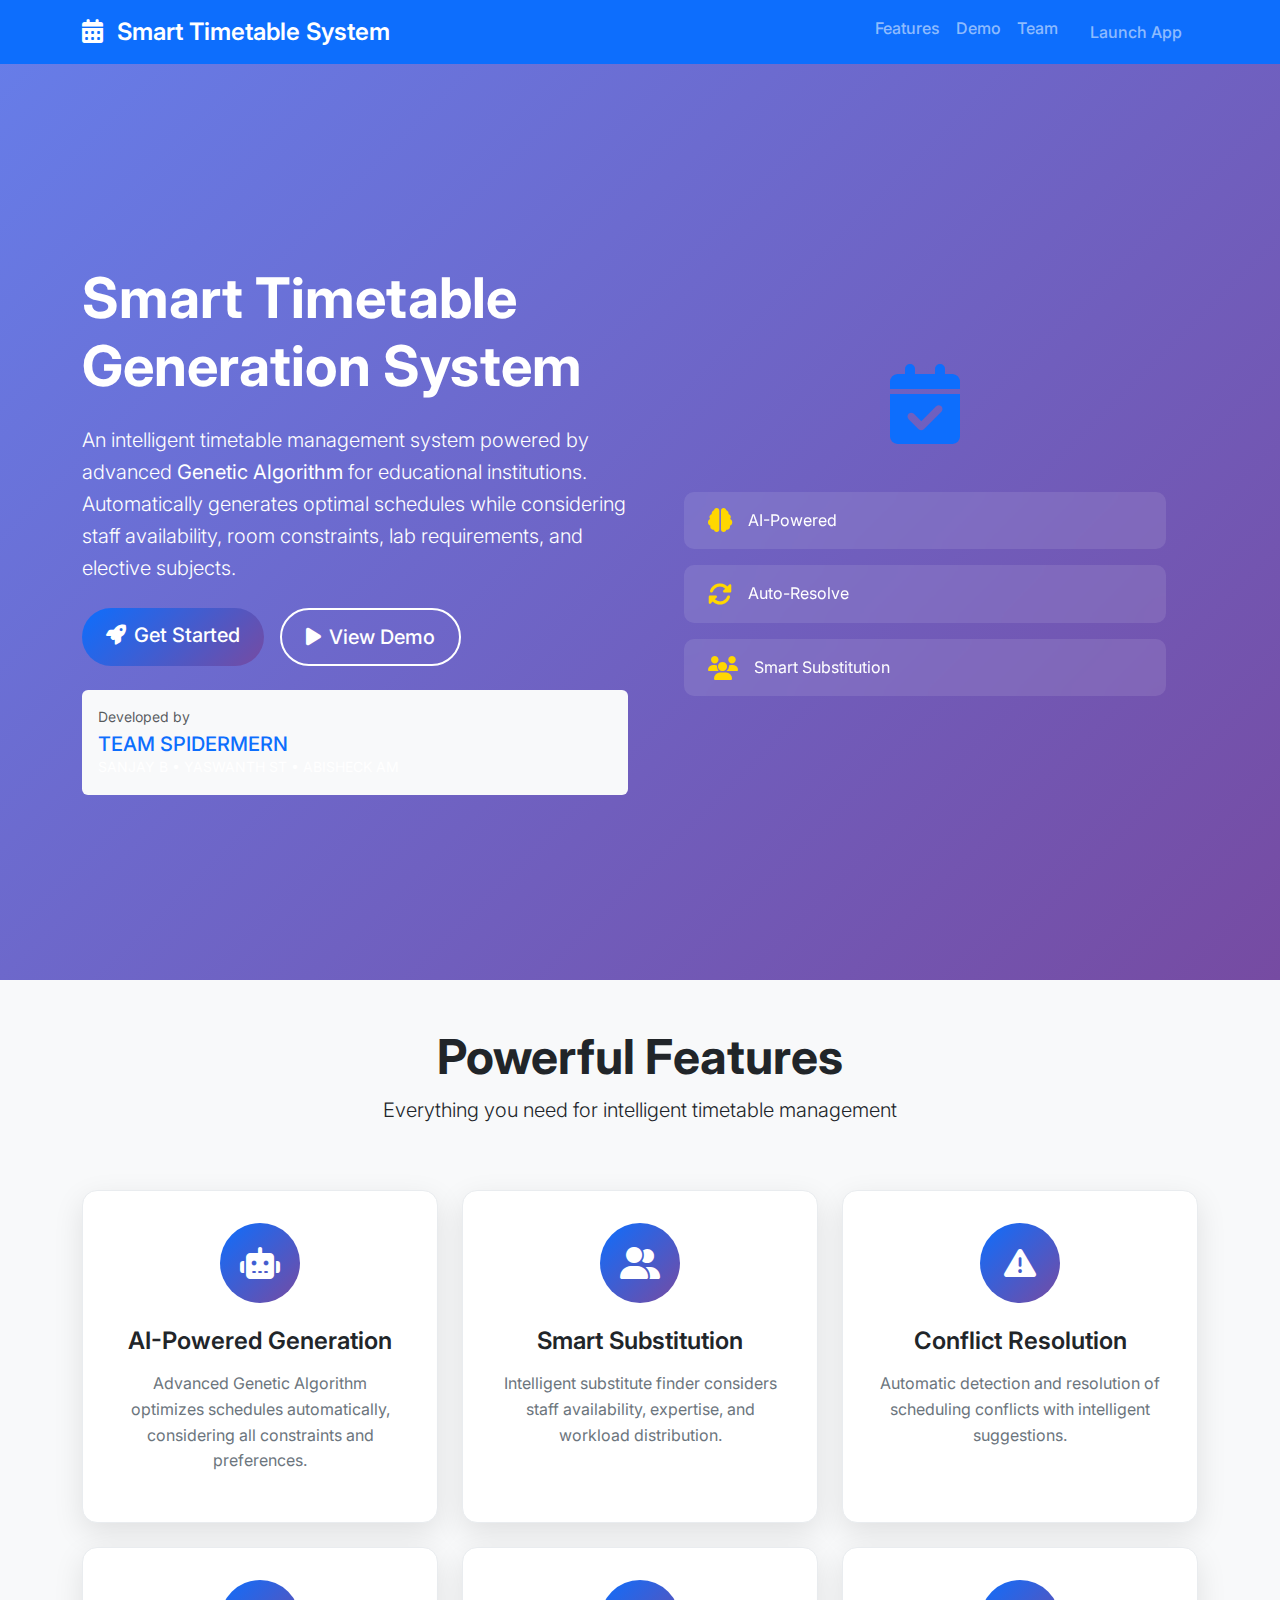
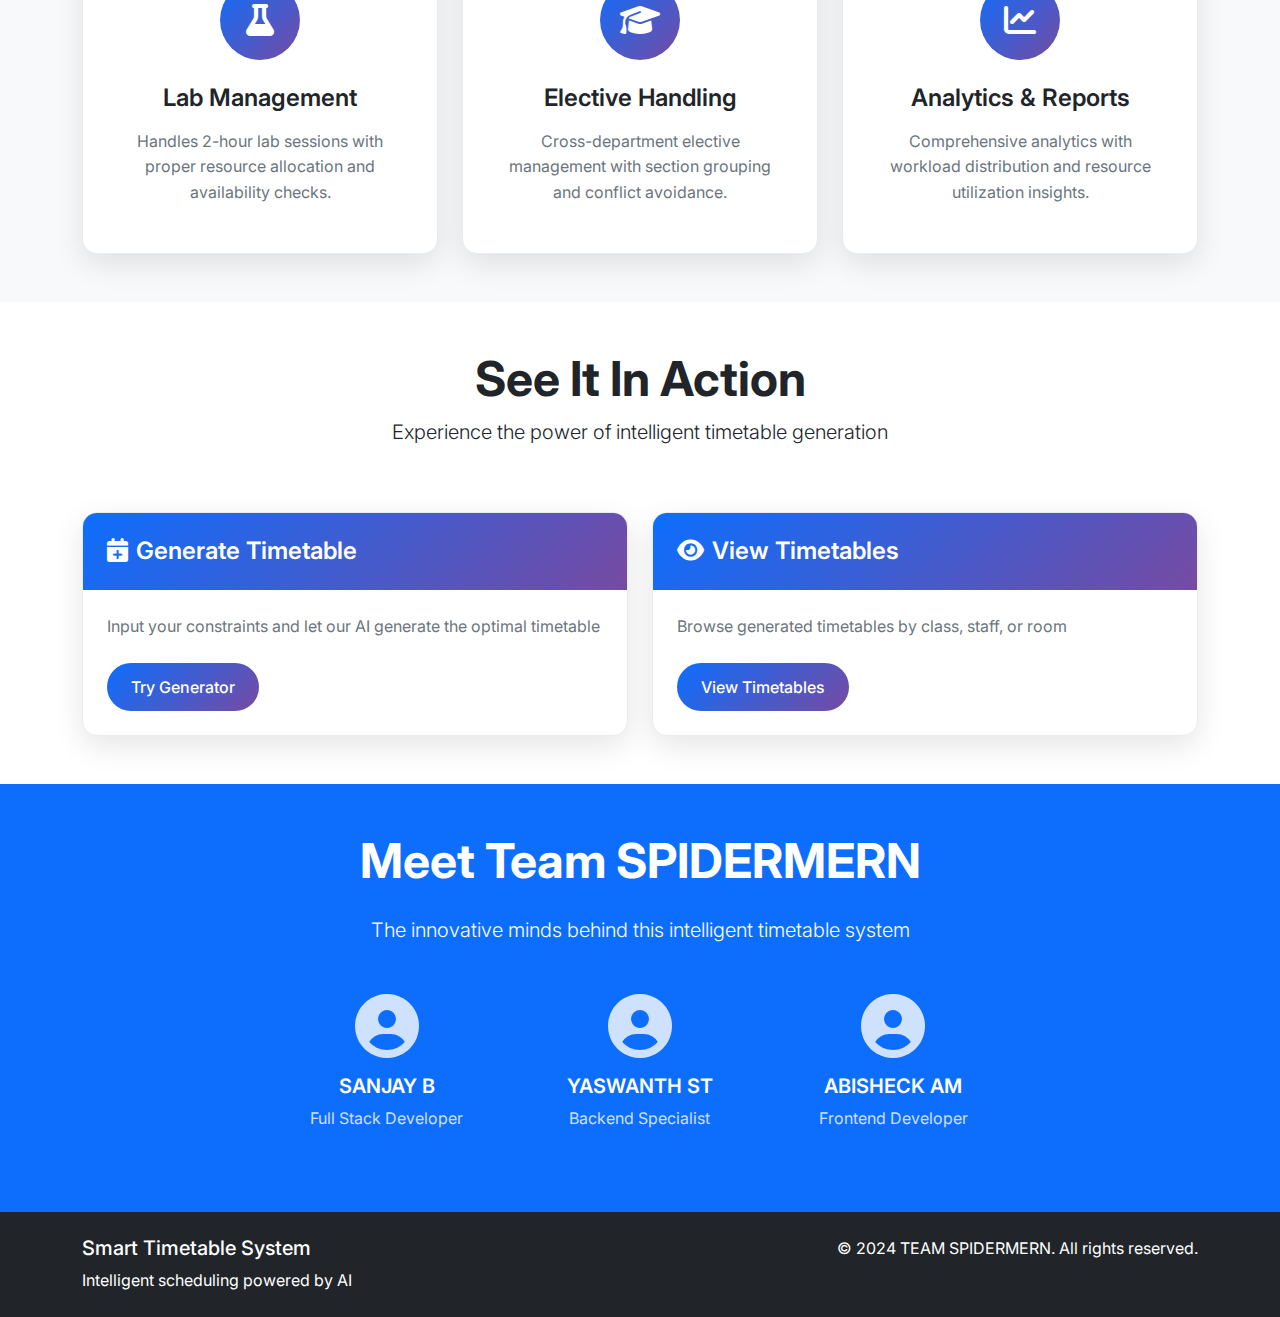
<file: Yaswanth-st-cursor-develop-smart-timetable-generation-system-fcf2/Yaswanth-st-cursor-develop-smart-timetable-generation-system-fcf2/timetable_system/netlify-frontend/index.html>
<!DOCTYPE html>
<html lang="en">
<head>
    <meta charset="UTF-8">
    <meta name="viewport" content="width=device-width, initial-scale=1.0">
    <title>Smart Timetable Generation System | TEAM SPIDERMERN</title>
    
    <!-- Bootstrap 5 CSS -->
    <link href="https://cdn.jsdelivr.net/npm/bootstrap@5.3.0/dist/css/bootstrap.min.css" rel="stylesheet">
    <!-- Font Awesome -->
    <link rel="stylesheet" href="https://cdnjs.cloudflare.com/ajax/libs/font-awesome/6.4.0/css/all.min.css">
    <!-- Google Fonts -->
    <link href="https://fonts.googleapis.com/css2?family=Inter:wght@300;400;500;600;700&display=swap" rel="stylesheet">
    
    <link rel="stylesheet" href="css/style.css">
</head>
<body>
    <!-- Navigation -->
    <nav class="navbar navbar-expand-lg navbar-dark bg-primary fixed-top">
        <div class="container">
            <a class="navbar-brand" href="#">
                <i class="fas fa-calendar-alt me-2"></i>
                Smart Timetable System
            </a>
            <button class="navbar-toggler" type="button" data-bs-toggle="collapse" data-bs-target="#navbarNav">
                <span class="navbar-toggler-icon"></span>
            </button>
            <div class="collapse navbar-collapse" id="navbarNav">
                <ul class="navbar-nav ms-auto">
                    <li class="nav-item">
                        <a class="nav-link" href="#features">Features</a>
                    </li>
                    <li class="nav-item">
                        <a class="nav-link" href="#demo">Demo</a>
                    </li>
                    <li class="nav-item">
                        <a class="nav-link" href="#team">Team</a>
                    </li>
                    <li class="nav-item">
                        <a class="nav-link btn btn-outline-light ms-2 px-3" href="pages/dashboard.html">Launch App</a>
                    </li>
                </ul>
            </div>
        </div>
    </nav>

    <!-- Hero Section -->
    <section class="hero-section">
        <div class="container">
            <div class="row align-items-center min-vh-100">
                <div class="col-lg-6">
                    <div class="hero-content">
                        <h1 class="display-4 fw-bold mb-4">
                            Smart Timetable Generation System
                        </h1>
                        <p class="lead mb-4">
                            An intelligent timetable management system powered by advanced 
                            <strong>Genetic Algorithm</strong> for educational institutions. 
                            Automatically generates optimal schedules while considering staff availability, 
                            room constraints, lab requirements, and elective subjects.
                        </p>
                        <div class="d-flex gap-3">
                            <a href="pages/dashboard.html" class="btn btn-primary btn-lg">
                                <i class="fas fa-rocket me-2"></i>Get Started
                            </a>
                            <a href="#demo" class="btn btn-outline-primary btn-lg">
                                <i class="fas fa-play me-2"></i>View Demo
                            </a>
                        </div>
                        
                        <!-- Team Credit -->
                        <div class="mt-4 p-3 bg-light rounded">
                            <p class="mb-1 text-muted small">Developed by</p>
                            <h5 class="mb-0 text-primary">TEAM SPIDERMERN</h5>
                            <p class="mb-0 small">SANJAY B • YASWANTH ST • ABISHECK AM</p>
                        </div>
                    </div>
                </div>
                <div class="col-lg-6">
                    <div class="hero-image text-center">
                        <div class="timetable-preview">
                            <i class="fas fa-calendar-check display-1 text-primary mb-3"></i>
                            <div class="feature-cards">
                                <div class="feature-card">
                                    <i class="fas fa-brain"></i>
                                    <span>AI-Powered</span>
                                </div>
                                <div class="feature-card">
                                    <i class="fas fa-sync-alt"></i>
                                    <span>Auto-Resolve</span>
                                </div>
                                <div class="feature-card">
                                    <i class="fas fa-users"></i>
                                    <span>Smart Substitution</span>
                                </div>
                            </div>
                        </div>
                    </div>
                </div>
            </div>
        </div>
    </section>

    <!-- Features Section -->
    <section id="features" class="py-5 bg-light">
        <div class="container">
            <div class="row">
                <div class="col-lg-8 mx-auto text-center mb-5">
                    <h2 class="display-5 fw-bold">Powerful Features</h2>
                    <p class="lead">Everything you need for intelligent timetable management</p>
                </div>
            </div>
            
            <div class="row g-4">
                <div class="col-md-6 col-lg-4">
                    <div class="feature-box h-100">
                        <div class="feature-icon">
                            <i class="fas fa-robot"></i>
                        </div>
                        <h4>AI-Powered Generation</h4>
                        <p>Advanced Genetic Algorithm optimizes schedules automatically, considering all constraints and preferences.</p>
                    </div>
                </div>
                
                <div class="col-md-6 col-lg-4">
                    <div class="feature-box h-100">
                        <div class="feature-icon">
                            <i class="fas fa-user-friends"></i>
                        </div>
                        <h4>Smart Substitution</h4>
                        <p>Intelligent substitute finder considers staff availability, expertise, and workload distribution.</p>
                    </div>
                </div>
                
                <div class="col-md-6 col-lg-4">
                    <div class="feature-box h-100">
                        <div class="feature-icon">
                            <i class="fas fa-exclamation-triangle"></i>
                        </div>
                        <h4>Conflict Resolution</h4>
                        <p>Automatic detection and resolution of scheduling conflicts with intelligent suggestions.</p>
                    </div>
                </div>
                
                <div class="col-md-6 col-lg-4">
                    <div class="feature-box h-100">
                        <div class="feature-icon">
                            <i class="fas fa-flask"></i>
                        </div>
                        <h4>Lab Management</h4>
                        <p>Handles 2-hour lab sessions with proper resource allocation and availability checks.</p>
                    </div>
                </div>
                
                <div class="col-md-6 col-lg-4">
                    <div class="feature-box h-100">
                        <div class="feature-icon">
                            <i class="fas fa-graduation-cap"></i>
                        </div>
                        <h4>Elective Handling</h4>
                        <p>Cross-department elective management with section grouping and conflict avoidance.</p>
                    </div>
                </div>
                
                <div class="col-md-6 col-lg-4">
                    <div class="feature-box h-100">
                        <div class="feature-icon">
                            <i class="fas fa-chart-line"></i>
                        </div>
                        <h4>Analytics & Reports</h4>
                        <p>Comprehensive analytics with workload distribution and resource utilization insights.</p>
                    </div>
                </div>
            </div>
        </div>
    </section>

    <!-- Demo Section -->
    <section id="demo" class="py-5">
        <div class="container">
            <div class="row">
                <div class="col-lg-8 mx-auto text-center mb-5">
                    <h2 class="display-5 fw-bold">See It In Action</h2>
                    <p class="lead">Experience the power of intelligent timetable generation</p>
                </div>
            </div>
            
            <div class="row g-4">
                <div class="col-lg-6">
                    <div class="demo-card">
                        <div class="demo-header">
                            <h4><i class="fas fa-calendar-plus me-2"></i>Generate Timetable</h4>
                        </div>
                        <div class="demo-content">
                            <p>Input your constraints and let our AI generate the optimal timetable</p>
                            <a href="pages/generate.html" class="btn btn-primary">Try Generator</a>
                        </div>
                    </div>
                </div>
                
                <div class="col-lg-6">
                    <div class="demo-card">
                        <div class="demo-header">
                            <h4><i class="fas fa-eye me-2"></i>View Timetables</h4>
                        </div>
                        <div class="demo-content">
                            <p>Browse generated timetables by class, staff, or room</p>
                            <a href="pages/view.html" class="btn btn-primary">View Timetables</a>
                        </div>
                    </div>
                </div>
            </div>
        </div>
    </section>

    <!-- Team Section -->
    <section id="team" class="py-5 bg-primary text-white">
        <div class="container">
            <div class="row">
                <div class="col-lg-8 mx-auto text-center">
                    <h2 class="display-5 fw-bold mb-4">Meet Team SPIDERMERN</h2>
                    <p class="lead mb-5">The innovative minds behind this intelligent timetable system</p>
                    
                    <div class="row g-4">
                        <div class="col-md-4">
                            <div class="team-member">
                                <div class="team-avatar">
                                    <i class="fas fa-user-circle"></i>
                                </div>
                                <h5>SANJAY B</h5>
                                <p>Full Stack Developer</p>
                            </div>
                        </div>
                        
                        <div class="col-md-4">
                            <div class="team-member">
                                <div class="team-avatar">
                                    <i class="fas fa-user-circle"></i>
                                </div>
                                <h5>YASWANTH ST</h5>
                                <p>Backend Specialist</p>
                            </div>
                        </div>
                        
                        <div class="col-md-4">
                            <div class="team-member">
                                <div class="team-avatar">
                                    <i class="fas fa-user-circle"></i>
                                </div>
                                <h5>ABISHECK AM</h5>
                                <p>Frontend Developer</p>
                            </div>
                        </div>
                    </div>
                </div>
            </div>
        </div>
    </section>

    <!-- Footer -->
    <footer class="bg-dark text-white py-4">
        <div class="container">
            <div class="row">
                <div class="col-md-6">
                    <h5>Smart Timetable System</h5>
                    <p class="mb-0">Intelligent scheduling powered by AI</p>
                </div>
                <div class="col-md-6 text-md-end">
                    <p class="mb-0">&copy; 2024 TEAM SPIDERMERN. All rights reserved.</p>
                </div>
            </div>
        </div>
    </footer>

    <!-- Bootstrap JS -->
    <script src="https://cdn.jsdelivr.net/npm/bootstrap@5.3.0/dist/js/bootstrap.bundle.min.js"></script>
    <script src="js/main.js"></script>
</body>
</html>
</file>
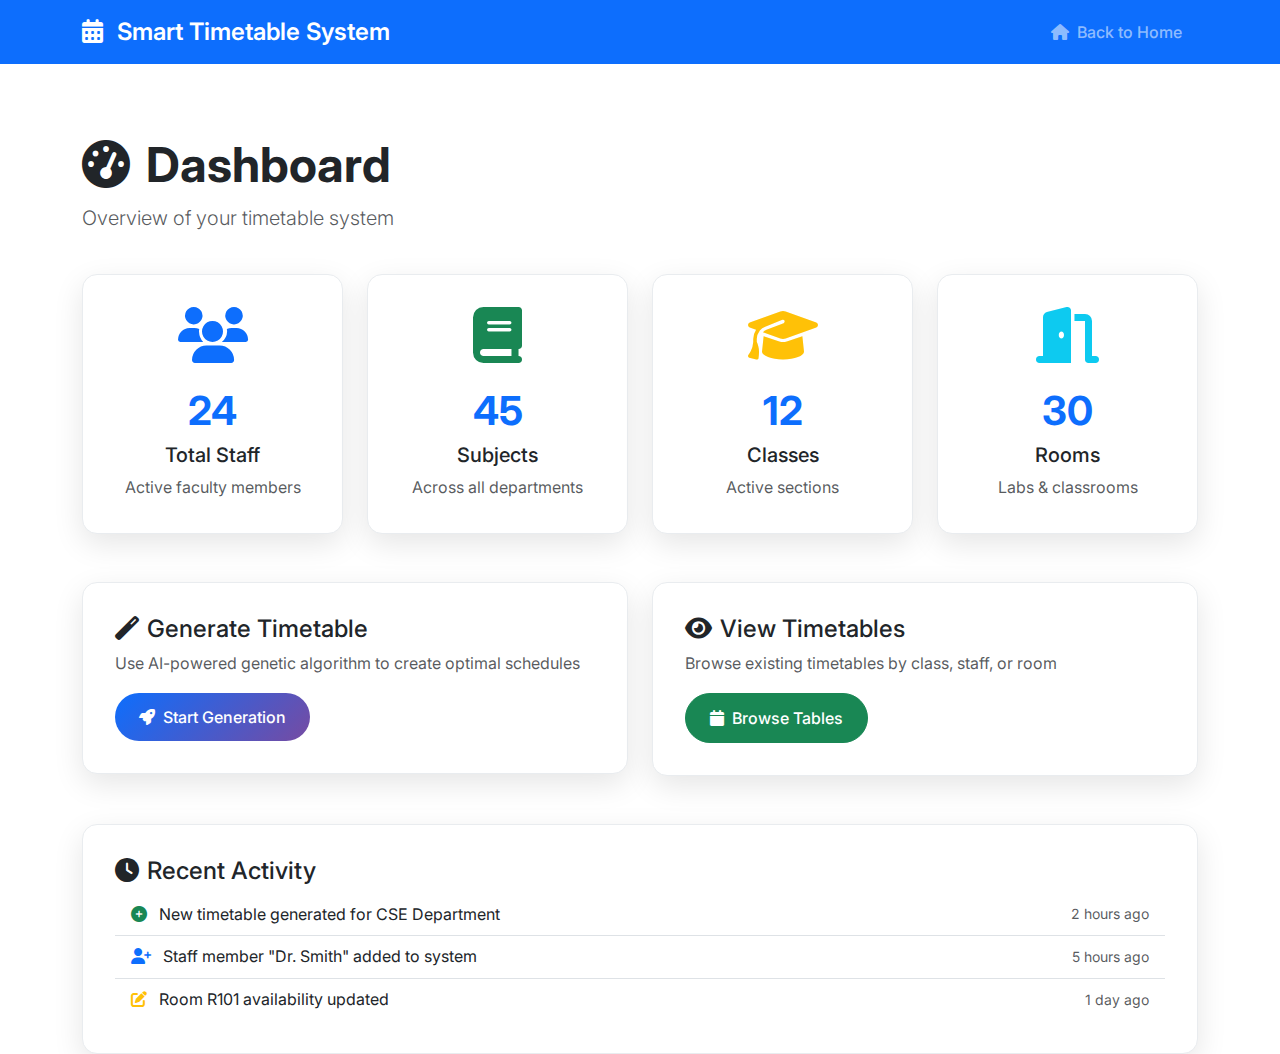
<file: Yaswanth-st-cursor-develop-smart-timetable-generation-system-fcf2/Yaswanth-st-cursor-develop-smart-timetable-generation-system-fcf2/timetable_system/netlify-frontend/pages/dashboard.html>
<!DOCTYPE html>
<html lang="en">
<head>
    <meta charset="UTF-8">
    <meta name="viewport" content="width=device-width, initial-scale=1.0">
    <title>Dashboard - Smart Timetable System</title>
    
    <!-- Bootstrap 5 CSS -->
    <link href="https://cdn.jsdelivr.net/npm/bootstrap@5.3.0/dist/css/bootstrap.min.css" rel="stylesheet">
    <!-- Font Awesome -->
    <link rel="stylesheet" href="https://cdnjs.cloudflare.com/ajax/libs/font-awesome/6.4.0/css/all.min.css">
    <!-- Google Fonts -->
    <link href="https://fonts.googleapis.com/css2?family=Inter:wght@300;400;500;600;700&display=swap" rel="stylesheet">
    
    <link rel="stylesheet" href="../css/style.css">
    <style>
        .dashboard-card {
            background: white;
            border-radius: 15px;
            padding: 2rem;
            box-shadow: 0 10px 30px rgba(0, 0, 0, 0.1);
            transition: transform 0.3s ease;
            border: 1px solid #e9ecef;
        }
        .dashboard-card:hover {
            transform: translateY(-5px);
        }
        .stat-number {
            font-size: 2.5rem;
            font-weight: 700;
            color: var(--primary-color);
        }
    </style>
</head>
<body>
    <!-- Navigation -->
    <nav class="navbar navbar-expand-lg navbar-dark bg-primary">
        <div class="container">
            <a class="navbar-brand" href="../index.html">
                <i class="fas fa-calendar-alt me-2"></i>
                Smart Timetable System
            </a>
            <div class="navbar-nav ms-auto">
                <a class="nav-link btn btn-outline-light px-3" href="../index.html">
                    <i class="fas fa-home me-1"></i> Back to Home
                </a>
            </div>
        </div>
    </nav>

    <!-- Dashboard Content -->
    <div class="container mt-5 pt-4">
        <div class="row mb-4">
            <div class="col-12">
                <h1 class="display-5 fw-bold">
                    <i class="fas fa-tachometer-alt me-3"></i>Dashboard
                </h1>
                <p class="lead text-muted">Overview of your timetable system</p>
            </div>
        </div>

        <!-- Statistics Cards -->
        <div class="row g-4 mb-5">
            <div class="col-md-6 col-lg-3">
                <div class="dashboard-card text-center">
                    <i class="fas fa-users display-4 text-primary mb-3"></i>
                    <div class="stat-number">24</div>
                    <h5>Total Staff</h5>
                    <p class="text-muted mb-0">Active faculty members</p>
                </div>
            </div>
            
            <div class="col-md-6 col-lg-3">
                <div class="dashboard-card text-center">
                    <i class="fas fa-book display-4 text-success mb-3"></i>
                    <div class="stat-number">48</div>
                    <h5>Subjects</h5>
                    <p class="text-muted mb-0">Across all departments</p>
                </div>
            </div>
            
            <div class="col-md-6 col-lg-3">
                <div class="dashboard-card text-center">
                    <i class="fas fa-graduation-cap display-4 text-warning mb-3"></i>
                    <div class="stat-number">12</div>
                    <h5>Classes</h5>
                    <p class="text-muted mb-0">Active sections</p>
                </div>
            </div>
            
            <div class="col-md-6 col-lg-3">
                <div class="dashboard-card text-center">
                    <i class="fas fa-door-open display-4 text-info mb-3"></i>
                    <div class="stat-number">36</div>
                    <h5>Rooms</h5>
                    <p class="text-muted mb-0">Labs & classrooms</p>
                </div>
            </div>
        </div>

        <!-- Quick Actions -->
        <div class="row g-4 mb-5">
            <div class="col-lg-6">
                <div class="dashboard-card">
                    <h4><i class="fas fa-magic me-2"></i>Generate Timetable</h4>
                    <p class="text-muted">Use AI-powered genetic algorithm to create optimal schedules</p>
                    <button class="btn btn-primary" onclick="showDemo('Generate')">
                        <i class="fas fa-rocket me-2"></i>Start Generation
                    </button>
                </div>
            </div>
            
            <div class="col-lg-6">
                <div class="dashboard-card">
                    <h4><i class="fas fa-eye me-2"></i>View Timetables</h4>
                    <p class="text-muted">Browse existing timetables by class, staff, or room</p>
                    <button class="btn btn-success" onclick="showDemo('View')">
                        <i class="fas fa-calendar me-2"></i>Browse Tables
                    </button>
                </div>
            </div>
        </div>

        <!-- Recent Activity -->
        <div class="row">
            <div class="col-12">
                <div class="dashboard-card">
                    <h4><i class="fas fa-clock me-2"></i>Recent Activity</h4>
                    <div class="list-group list-group-flush">
                        <div class="list-group-item d-flex justify-content-between align-items-center">
                            <div>
                                <i class="fas fa-plus-circle text-success me-2"></i>
                                New timetable generated for CSE Department
                            </div>
                            <small class="text-muted">2 hours ago</small>
                        </div>
                        <div class="list-group-item d-flex justify-content-between align-items-center">
                            <div>
                                <i class="fas fa-user-plus text-primary me-2"></i>
                                Staff member "Dr. Smith" added to system
                            </div>
                            <small class="text-muted">5 hours ago</small>
                        </div>
                        <div class="list-group-item d-flex justify-content-between align-items-center">
                            <div>
                                <i class="fas fa-edit text-warning me-2"></i>
                                Room R101 availability updated
                            </div>
                            <small class="text-muted">1 day ago</small>
                        </div>
                    </div>
                </div>
            </div>
        </div>
    </div>

    <!-- Demo Modal -->
    <div class="modal fade" id="demoModal" tabindex="-1">
        <div class="modal-dialog">
            <div class="modal-content">
                <div class="modal-header">
                    <h5 class="modal-title">Demo Feature</h5>
                    <button type="button" class="btn-close" data-bs-dismiss="modal"></button>
                </div>
                <div class="modal-body">
                    <div class="text-center">
                        <i class="fas fa-cog fa-spin display-4 text-primary mb-3"></i>
                        <h4>Feature Coming Soon!</h4>
                        <p>This is a frontend demo. The full Django backend is ready with:</p>
                        <ul class="text-start">
                            <li>✅ Genetic Algorithm Implementation</li>
                            <li>✅ Smart Substitution Engine</li>
                            <li>✅ Conflict Resolution</li>
                            <li>✅ Database Models & Admin</li>
                            <li>✅ API Endpoints</li>
                        </ul>
                        <p><strong>Deploy the Django backend to see it in action!</strong></p>
                    </div>
                </div>
                <div class="modal-footer">
                    <button type="button" class="btn btn-secondary" data-bs-dismiss="modal">Close</button>
                    <a href="../index.html" class="btn btn-primary">Back to Home</a>
                </div>
            </div>
        </div>
    </div>

    <!-- Bootstrap JS -->
    <script src="https://cdn.jsdelivr.net/npm/bootstrap@5.3.0/dist/js/bootstrap.bundle.min.js"></script>
    <script>
        function showDemo(feature) {
            document.querySelector('.modal-title').textContent = `${feature} Timetable Demo`;
            new bootstrap.Modal(document.getElementById('demoModal')).show();
        }

        // Animate numbers on load
        document.addEventListener('DOMContentLoaded', function() {
            const numbers = document.querySelectorAll('.stat-number');
            numbers.forEach(num => {
                const finalValue = parseInt(num.textContent);
                let current = 0;
                const increment = Math.ceil(finalValue / 20);
                
                const timer = setInterval(() => {
                    current += increment;
                    if (current >= finalValue) {
                        current = finalValue;
                        clearInterval(timer);
                    }
                    num.textContent = current;
                }, 50);
            });
        });
    </script>
</body>
</html>
</file>
<file: Yaswanth-st-cursor-develop-smart-timetable-generation-system-fcf2/Yaswanth-st-cursor-develop-smart-timetable-generation-system-fcf2/timetable_system/netlify-frontend/css/style.css>
/* Custom CSS for Smart Timetable System */
:root {
    --primary-color: #0d6efd;
    --secondary-color: #6c757d;
    --success-color: #198754;
    --info-color: #0dcaf0;
    --warning-color: #ffc107;
    --danger-color: #dc3545;
    --light-color: #f8f9fa;
    --dark-color: #212529;
    --font-family: 'Inter', sans-serif;
}

* {
    margin: 0;
    padding: 0;
    box-sizing: border-box;
}

body {
    font-family: var(--font-family);
    line-height: 1.6;
    color: var(--dark-color);
}

/* Hero Section */
.hero-section {
    background: linear-gradient(135deg, #667eea 0%, #764ba2 100%);
    color: white;
    min-height: 100vh;
    display: flex;
    align-items: center;
    padding-top: 80px;
}

.hero-content {
    animation: fadeInUp 1s ease-out;
}

.hero-image {
    animation: fadeInRight 1s ease-out 0.3s both;
}

.timetable-preview {
    position: relative;
    padding: 2rem;
}

.feature-cards {
    display: flex;
    flex-direction: column;
    gap: 1rem;
    margin-top: 2rem;
}

.feature-card {
    background: rgba(255, 255, 255, 0.1);
    backdrop-filter: blur(10px);
    padding: 1rem 1.5rem;
    border-radius: 10px;
    display: flex;
    align-items: center;
    gap: 1rem;
    transition: transform 0.3s ease;
}

.feature-card:hover {
    transform: translateX(10px);
}

.feature-card i {
    font-size: 1.5rem;
    color: #ffd700;
}

/* Feature Boxes */
.feature-box {
    background: white;
    padding: 2rem;
    border-radius: 15px;
    text-align: center;
    box-shadow: 0 10px 30px rgba(0, 0, 0, 0.1);
    transition: transform 0.3s ease, box-shadow 0.3s ease;
    border: 1px solid #e9ecef;
}

.feature-box:hover {
    transform: translateY(-10px);
    box-shadow: 0 20px 40px rgba(0, 0, 0, 0.15);
}

.feature-icon {
    width: 80px;
    height: 80px;
    background: linear-gradient(135deg, var(--primary-color), #764ba2);
    border-radius: 50%;
    display: flex;
    align-items: center;
    justify-content: center;
    margin: 0 auto 1.5rem;
    transition: transform 0.3s ease;
}

.feature-box:hover .feature-icon {
    transform: scale(1.1);
}

.feature-icon i {
    font-size: 2rem;
    color: white;
}

.feature-box h4 {
    margin-bottom: 1rem;
    color: var(--dark-color);
    font-weight: 600;
}

.feature-box p {
    color: var(--secondary-color);
    line-height: 1.6;
}

/* Demo Cards */
.demo-card {
    background: white;
    border-radius: 15px;
    overflow: hidden;
    box-shadow: 0 10px 30px rgba(0, 0, 0, 0.1);
    transition: transform 0.3s ease;
    border: 1px solid #e9ecef;
}

.demo-card:hover {
    transform: translateY(-5px);
}

.demo-header {
    background: linear-gradient(135deg, var(--primary-color), #764ba2);
    color: white;
    padding: 1.5rem;
}

.demo-header h4 {
    margin: 0;
    font-weight: 600;
}

.demo-content {
    padding: 1.5rem;
}

.demo-content p {
    color: var(--secondary-color);
    margin-bottom: 1.5rem;
}

/* Team Section */
.team-member {
    text-align: center;
    margin-bottom: 2rem;
}

.team-avatar {
    margin-bottom: 1rem;
}

.team-avatar i {
    font-size: 4rem;
    color: rgba(255, 255, 255, 0.8);
}

.team-member h5 {
    margin-bottom: 0.5rem;
    font-weight: 600;
}

.team-member p {
    color: rgba(255, 255, 255, 0.8);
    margin: 0;
}

/* Navigation */
.navbar-brand {
    font-weight: 600;
    font-size: 1.5rem;
}

.navbar-nav .nav-link {
    font-weight: 500;
    transition: color 0.3s ease;
}

.navbar-nav .nav-link:hover {
    color: #ffd700 !important;
}

/* Buttons */
.btn {
    font-weight: 500;
    padding: 0.75rem 1.5rem;
    border-radius: 50px;
    transition: all 0.3s ease;
    text-decoration: none;
    display: inline-block;
}

.btn:hover {
    transform: translateY(-2px);
    box-shadow: 0 5px 15px rgba(0, 0, 0, 0.2);
}

.btn-primary {
    background: linear-gradient(135deg, var(--primary-color), #764ba2);
    border: none;
}

.btn-outline-primary {
    border: 2px solid white;
    color: white;
}

.btn-outline-primary:hover {
    background: white;
    color: var(--primary-color);
}

/* Animations */
@keyframes fadeInUp {
    from {
        opacity: 0;
        transform: translateY(30px);
    }
    to {
        opacity: 1;
        transform: translateY(0);
    }
}

@keyframes fadeInRight {
    from {
        opacity: 0;
        transform: translateX(30px);
    }
    to {
        opacity: 1;
        transform: translateX(0);
    }
}

/* Responsive Design */
@media (max-width: 768px) {
    .hero-section {
        text-align: center;
    }
    
    .feature-cards {
        align-items: center;
    }
    
    .feature-card {
        max-width: 250px;
    }
    
    .display-4 {
        font-size: 2rem;
    }
    
    .hero-content .d-flex {
        flex-direction: column;
        gap: 1rem !important;
    }
    
    .btn-lg {
        width: 100%;
    }
}

@media (max-width: 576px) {
    .feature-box {
        padding: 1.5rem;
    }
    
    .demo-header,
    .demo-content {
        padding: 1rem;
    }
    
    .team-avatar i {
        font-size: 3rem;
    }
}

/* Utilities */
.bg-gradient-primary {
    background: linear-gradient(135deg, var(--primary-color), #764ba2);
}

.text-gradient {
    background: linear-gradient(135deg, var(--primary-color), #764ba2);
    -webkit-background-clip: text;
    -webkit-text-fill-color: transparent;
    background-clip: text;
}

.shadow-lg {
    box-shadow: 0 1rem 3rem rgba(0, 0, 0, 0.175) !important;
}

/* Loading Animation */
.loading {
    display: inline-block;
    width: 20px;
    height: 20px;
    border: 3px solid rgba(255, 255, 255, 0.3);
    border-radius: 50%;
    border-top-color: white;
    animation: spin 1s ease-in-out infinite;
}

@keyframes spin {
    to {
        transform: rotate(360deg);
    }
}

/* Custom Scrollbar */
::-webkit-scrollbar {
    width: 8px;
}

::-webkit-scrollbar-track {
    background: #f1f1f1;
}

::-webkit-scrollbar-thumb {
    background: var(--primary-color);
    border-radius: 4px;
}

::-webkit-scrollbar-thumb:hover {
    background: #0056b3;
}
</file>
